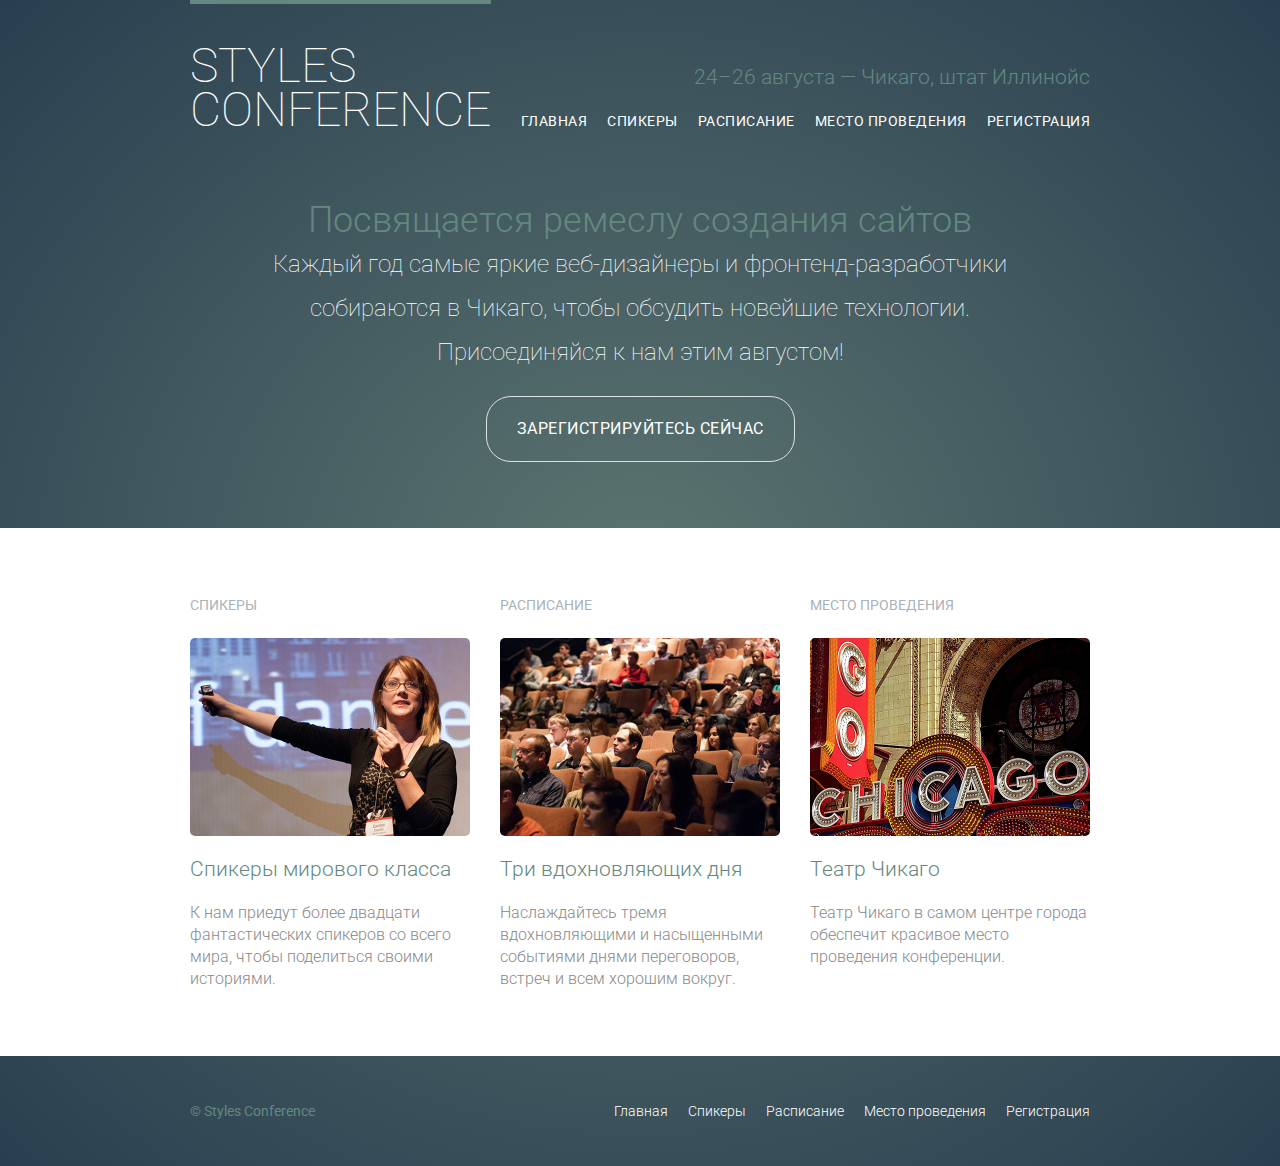
<file: index.html>
﻿<!DOCTYPE html>
<html lang="ru">
<head>
  <meta charset="utf-8">
  <title>Styles Conference</title>
  <link rel="stylesheet" href="assets/stylesheets/main.css">
  <link rel="stylesheet" href="https://fonts.googleapis.com/css?family=Roboto:400,300,100&subset=cyrillic,latin">
</head>
<body>

  <header class="primary-header container group">
    <h1 class="logo">
        <a href="index.html">Styles <br> Conference</a>
    </h1>
	
    <h3 class="tagline">24&ndash;26 августа &mdash; Чикаго, штат Иллинойс</h3>
    
      <nav class="nav primary-nav">
        <ul>
          <li><a href="index.html">Главная</a></li><!--
        --><li><a href="speakers.html">Спикеры</a></li><!--
        --><li><a href="schedule.html">Расписание</a></li><!--
        --><li><a href="venue.html">Место проведения</a></li><!--
        --><li><a href="register.html">Регистрация</a></li>
        </ul>
      </nav>
  </header>
  
  <section class="hero container">
    <h2>Посвящается ремеслу создания сайтов</h2>
    <p>Каждый год самые яркие веб-дизайнеры и фронтенд-разработчики собираются в Чикаго, 
       чтобы обсудить новейшие технологии. Присоединяйся к нам этим августом!</p>
	   
    <a class="btn btn-alt" href="register.html">Зарегистрируйтесь сейчас</a>
  </section>
  
  
  <section class="row">
      <div class="grid">

      <!-- Спикеры -->

      <section class="teaser col-1-3">
        <h5>Спикеры</h5>
        <a href="speakers.html">
          <img src="assets/images/home/speakers.jpg" alt="Профессиональные спикеры">
          <h3>Спикеры мирового класса</h3>
      </a>
        <p>К нам приедут более двадцати фантастических спикеров со всего мира, чтобы поделиться своими историями.</p>
      </section><!--
    
    Расписание
    
    --><section class="teaser col-1-3">
          <h5>Расписание</h5>
        <a href="schedule.html">
          <img src="assets/images/home/schedule.jpg" alt="насыщенные событиями дни переговоров">
          <h3>Три вдохновляющих дня</h3>
      </a>
        <p>Наслаждайтесь тремя вдохновляющими и насыщенными событиями днями переговоров, встреч и всем хорошим вокруг.</p>
      </section><!--
    
        Место проведения
        
        --><section class="teaser col-1-3">
          <h5>Место проведения</h5>        
        <a href="venue.html">
          <img src="assets/images/home/venue.jpg" alt="Театр Чикаго">
          <h3>Театр Чикаго</h3>
      </a>
        <p>Театр Чикаго в самом центре города обеспечит красивое место проведения конференции.</p>
      </section>
    </div>
  </section>
  
  <footer class="primary-footer container group">
    <small>&copy; Styles Conference</small>
    <nav class="nav">
      <ul>
        <li><a href="index.html">Главная</a></li><!--
        --><li><a href="speakers.html">Спикеры</a></li><!--
        --><li><a href="schedule.html">Расписание</a></li><!--
        --><li><a href="venue.html">Место проведения</a></li><!--
        --><li><a href="register.html">Регистрация</a></li>
    </ul>
    </nav>
  </footer>







    
    
</body>
</html>
</file>
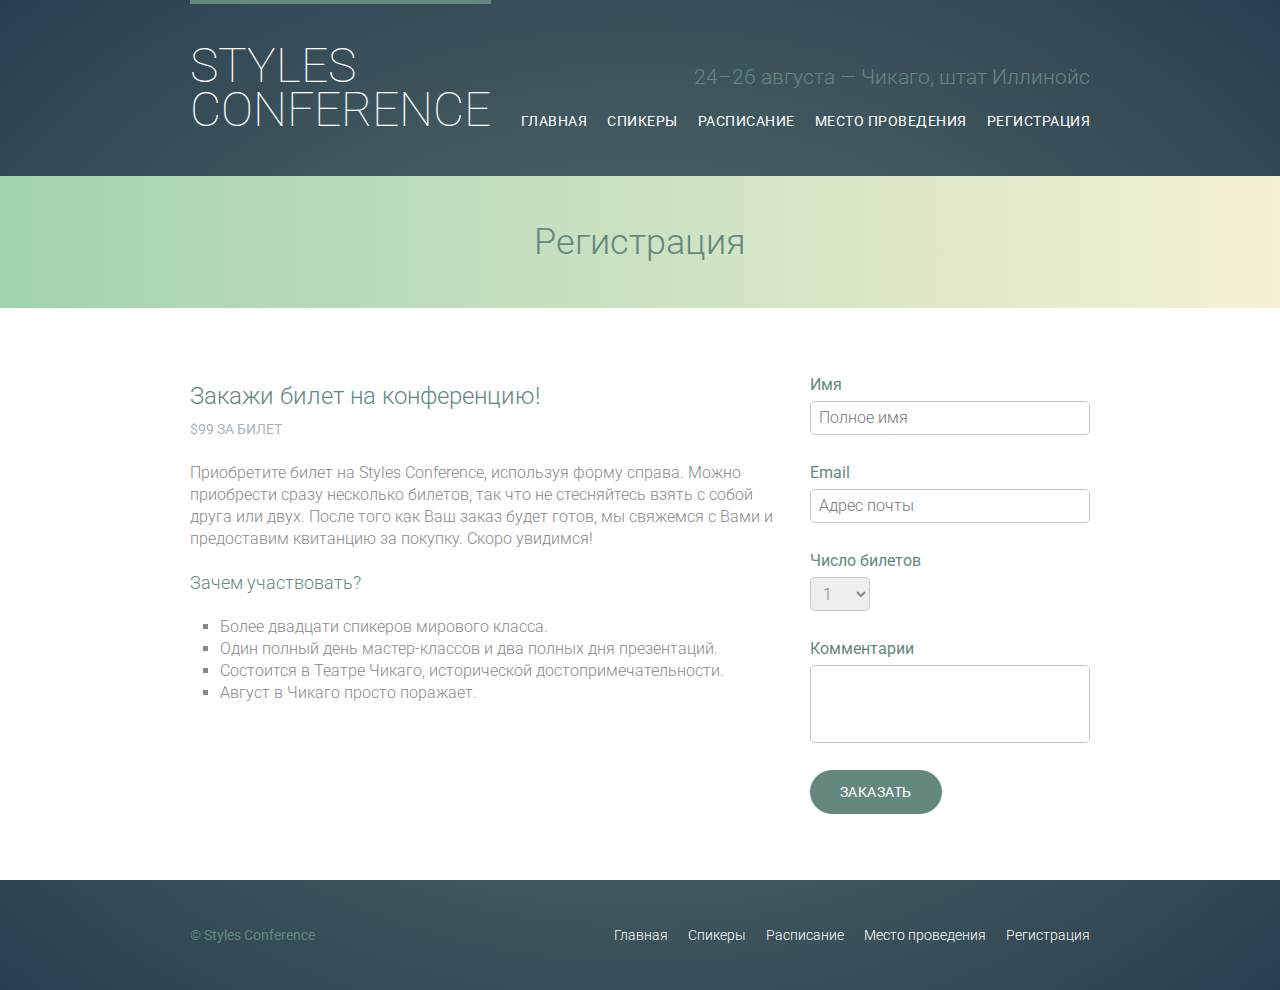
<file: register.html>
﻿<!DOCTYPE html>
<html lang="ru">
<head>
  <meta charset="utf-8">
  <title>Styles Conference</title>
  <link rel="stylesheet" href="assets/stylesheets/main.css">
  <link rel="stylesheet" href="https://fonts.googleapis.com/css?family=Roboto:400,300,100&subset=cyrillic,latin">
</head>
<body>

  <header class="primary-header container group">
    <h1 class="logo">
        <a href="index.html">Styles <br> Conference</a>
    </h1>
    <h3 class="tagline">24&ndash;26 августа &mdash; Чикаго, штат Иллинойс</h3>
    <nav class="nav primary-nav">
      <ul>
        <li><a href="index.html">Главная</a></li><!--
        --><li><a href="speakers.html">Спикеры</a></li><!--
        --><li><a href="schedule.html">Расписание</a></li><!--
        --><li><a href="venue.html">Место проведения</a></li><!--
        --><li><a href="register.html">Регистрация</a></li>
      </ul>
    </nav>
  </header>

  <section class="row-alt">
    <div class="lead container">
      <h1>Регистрация</h1>
    </div>
  </section>

  <section class="row">
    <div class="grid">

      <section class="col-2-3">
        <h2>Закажи билет на конференцию!</h2>
        <h5>$99 за билет</h5>
        <p>Приобретите билет на Styles Conference, используя форму справа. 
          Можно приобрести сразу несколько билетов, так что не стесняйтесь взять
          с собой друга или двух. После того как Ваш заказ будет готов, мы
          свяжемся с Вами и предоставим квитанцию за покупку. Скоро увидимся!</p>

        <h4>Зачем участвовать?</h4>
        <ul class="why-attend">
          <li>Более двадцати спикеров мирового класса.</li>
          <li>Один полный день мастер-классов и два полных дня презентаций.</li>
          <li>Состоится в Театре Чикаго, исторической достопримечательности.</li>
          <li>Август в Чикаго просто поражает.</li>
        </ul>
      </section><!----
      
      --><form class="col-1-3" action="#" method="post">
        <fieldset class="register-group">
          <label>
            Имя
            <input type="text" name="name" placeholder="Полное имя" required>
          </label>

          <label>
            Email
            <input type="email" name="email" placeholder="Адрес почты" required>
          </label>

          <label>
            Число билетов
            <select name="quantity" required>
              <option value="1" selected>1</option>
              <option value="2">2</option>
              <option value="3">3</option>
              <option value="4">4</option>
              <option value="5">5</option>
            </select>
          </label>

          <label>
            Комментарии
            <textarea name="comments" style="resize: none;"></textarea>
          </label>

        </fieldset>
        <input class="btn btn-default" type="submit" name="submit" value="Заказать">

      </form>

    </div>
  </section>
    
  <footer class="primary-footer container group">
    <small>&copy; Styles Conference</small>
    <nav class="nav">
      <ul>
        <li><a href="index.html">Главная</a></li><!--
        --><li><a href="speakers.html">Спикеры</a></li><!--
        --><li><a href="schedule.html">Расписание</a></li><!--
        --><li><a href="venue.html">Место проведения</a></li><!--
        --><li><a href="register.html">Регистрация</a></li>
      </ul>
    </nav>
  </footer>
	 
</body>
</html>
</file>
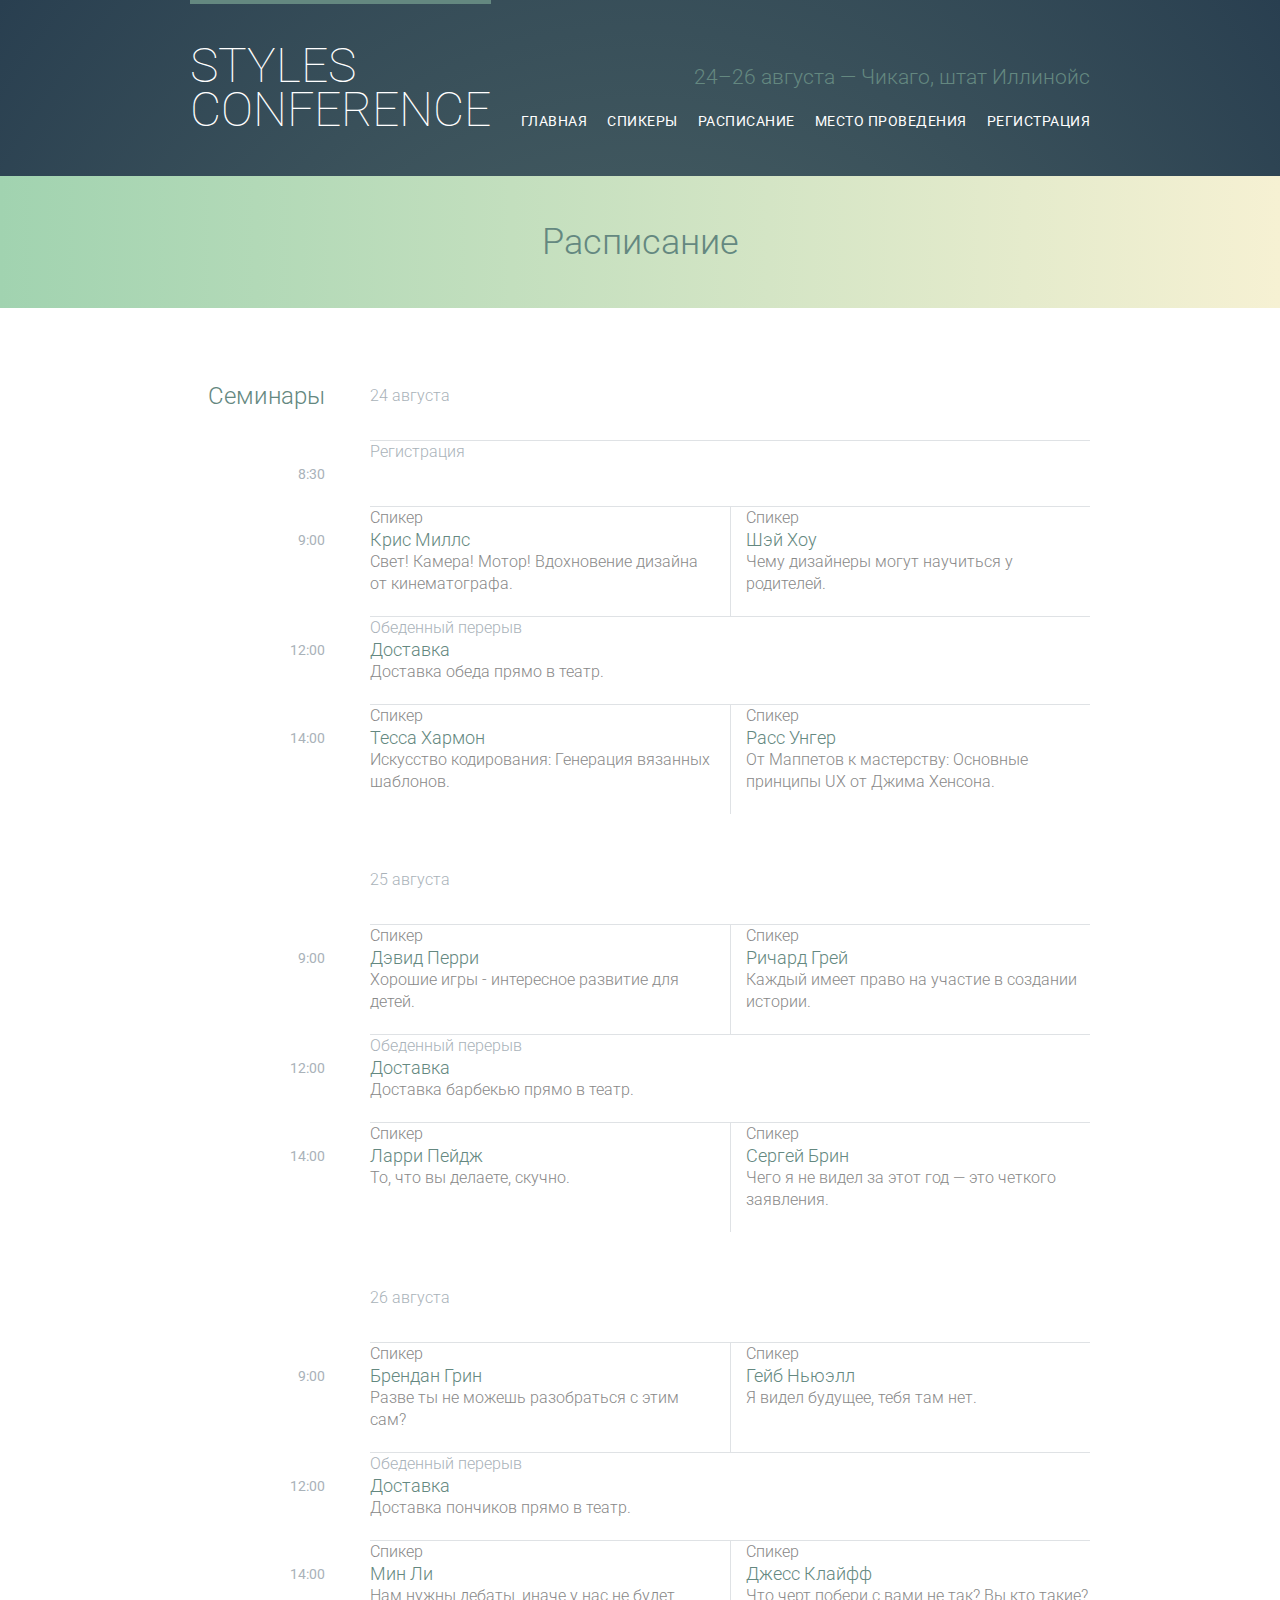
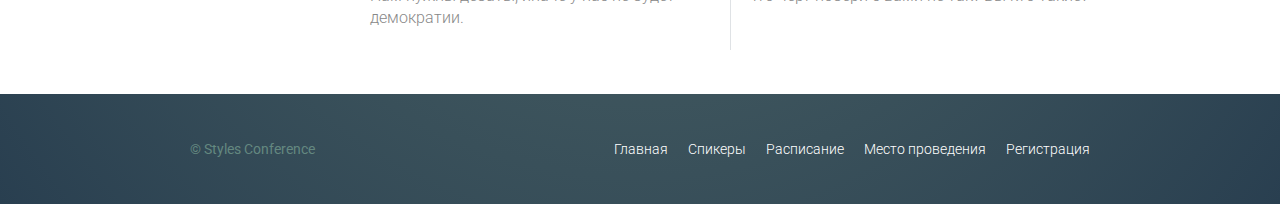
<file: schedule.html>
﻿<!DOCTYPE html>
<html lang="ru">
<head>
  <meta charset="utf-8">
  <title>Styles Conference</title>
  <link rel="stylesheet" href="assets/stylesheets/main.css">
  <link rel="stylesheet" href="https://fonts.googleapis.com/css?family=Roboto:400,300,100&subset=cyrillic,latin">
</head>
<body>

  <header class="primary-header container group">
    <h1 class="logo">
        <a href="index.html">Styles <br> Conference</a>
    </h1>
    <h3 class="tagline">24&ndash;26 августа &mdash; Чикаго, штат Иллинойс</h3>
    <nav class="nav primary-nav">
      <ul>
        <li><a href="index.html">Главная</a></li><!--
        --><li><a href="speakers.html">Спикеры</a></li><!--
        --><li><a href="schedule.html">Расписание</a></li><!--
        --><li><a href="venue.html">Место проведения</a></li><!--
        --><li><a href="register.html">Регистрация</a></li>
      </ul>
    </nav>
  </header>

  <section class="row-alt">
    <div class="lead container">
      <h1>Расписание</h1>
    </div>
  </section>  


  
  <!--ТАБЛИЦА № 1-->


  <section class="row">
    <div class="container">
      <table>
        <thead>
          <tr>
            <th scope="row">
              Семинары
            </th>
            <td class="schedule-offset" colspan="2">
              24 августа
            </td>
          </tr>
        </thead>
        <tbody>
          <tr>
            <th scope="row">
              <time datetime="08:30:00">8:30</time>
            </th>
            <td class="schedule-offset" colspan="2">
              Регистрация
            </td>
          </tr>
          <tr>
            <th scope="row">
              <time datetime="09:00:00">9:00</time>
            </th>
            <!------------------------------------SPEAKER # 1---------------------------->
            <td>Спикер
              <a href="speakers.html#chris-mills">
                <h4>Крис Миллс</h4>
                Свет! Камера! Мотор! Вдохновение дизайна от кинематографа. 
              </a>
            </td>
            <!------------------------------------SPEAKER # 2---------------------------->
            <td class="tdborleft">Спикер
              <a href="speakers.html#shay-howe">
                <h4>Шэй Хоу</h4>
                Чему дизайнеры могут научиться у родителей. 
              </a>
            </td>
          </tr>
          <tr>
            <th scope="row">
              <time datetime="12:00:00">12:00</time>
            </th>
            <td class="schedule-offset" colspan="2">Обеденный перерыв
              <a href="https://www.thedearborntavern.com/menus/">
                <h4>Доставка</h4>
                Доставка обеда прямо в театр. 
              </a>
            </td>
          </tr>
          <tr>
            <th scope="row">
              <time datetime="14:00:00">14:00</time>
            </th>
            <!------------------------------------SPEAKER # 3---------------------------->
            <td>Спикер
              <a href="speakers.html#tessa-harmon">
                <h4>Тесса Хармон</h4>
                Искусство кодирования: Генерация вязанных шаблонов. 
              </a>
            </td>
            <!------------------------------------SPEAKER # 4---------------------------->
            <td class="tdborleft">Спикер
              <a href="speakers.html#russ-unger">
                <h4>Расс Унгер</h4>
                От Маппетов к мастерству: Основные принципы UX от Джима Хенсона. 
              </a>
            </td>
          </tr>
        </tbody>
      </table>



      <!--ТАБЛИЦА № 2-->



      <table>
        <thead>
          <tr>
            <th scope="row">
              
            </th>
            <td class="schedule-offset" colspan="2">
              25 августа
            </td>
          </tr>
        </thead>
        <tbody>
          <tr>
            <th scope="row">
              <time datetime="09:00:00">9:00</time>
            </th>
            <!------------------------------------SPEAKER # 5---------------------------->
            <td>Спикер
              <a href="speakers.html#david-perry">
                <h4>Дэвид Перри</h4>
                Хорошие игры - интересное развитие для детей. 
              </a>
            </td>
            <!------------------------------------SPEAKER # 6---------------------------->
            <td class="tdborleft">Спикер
              <a href="speakers.html#thelevelord">
                <h4>Ричард Грей</h4>
                Каждый имеет право на участие в создании истории. 
              </a>
            </td>
          </tr>
          <tr>
            <th scope="row">
              <time datetime="12:00:00">12:00</time>
            </th>
            <td class="schedule-offset" colspan="2">Обеденный перерыв
              <a href="http://www.smoquebbq.com/">
                <h4>Доставка</h4>
                Доставка барбекью прямо в театр. 
              </a>
            </td>
          </tr>
          <tr>
            <th scope="row">
              <time datetime="14:00:00">14:00</time>
            </th>
            <!------------------------------------SPEAKER # 7---------------------------->
            <td>Спикер
              <a href="speakers.html#iarrypage">
                <h4>Ларри Пейдж</h4>
                То, что вы делаете, скучно. 
              </a>
            </td>
            <!------------------------------------SPEAKER # 8---------------------------->
            <td class="tdborleft">Спикер
              <a href="speakers.html#tt_sergeybrin">
                <h4>Сергей Брин</h4>
                Чего я не видел за этот год — это четкого заявления. 
              </a>
            </td>
          </tr>
        </tbody>
      </table>



      <!--ТАБЛИЦА № 3-->



      <table>
        <thead>
          <tr>
            <th scope="row">
              
            </th>
            <td class="schedule-offset" colspan="2">
              26 августа
            </td>
          </tr>
        </thead>
        <tbody>
          <tr>
            <th scope="row">
              <time datetime="09:00:00">9:00</time>
            </th>
            <!------------------------------------SPEAKER # 9---------------------------->
            <td>Спикер
              <a href="speakers.html#playerunknown">
                <h4>Брендан Грин</h4>
                Разве ты не можешь разобраться с этим сам? 
              </a>
            </td>
            <!------------------------------------SPEAKER # 10---------------------------->
            <td class="tdborleft">Спикер
              <a href="speakers.html#gabelnewell">
                <h4>Гейб Ньюэлл</h4>
                Я видел будущее, тебя там нет. 
              </a>
            </td>
          </tr>
          <tr>
            <th scope="row">
              <time datetime="12:00:00">12:00</time>
            </th>
            <td class="schedule-offset" colspan="2">Обеденный перерыв
              <a href="https://www.doritedonuts.com/">
                <h4>Доставка</h4>
                Доставка пончиков прямо в театр. 
              </a>
            </td>
          </tr>
          <tr>
            <th scope="row">
              <time datetime="14:00:00">14:00</time>
            </th>
            <!------------------------------------SPEAKER # 11---------------------------->
            <td>Спикер
              <a href="speakers.html#goosemancs">
                <h4>Мин Ли</h4>
                Нам нужны дебаты, иначе у нас не будет демократии. 
              </a>
            </td>
            <!------------------------------------SPEAKER # 12---------------------------->
            <td class="tdborleft">Спикер
              <a href="speakers.html#ponyluvermisty">
                <h4>Джесс Клайфф</h4>
                Что черт побери с вами не так? Вы кто такие?
              </a>
            </td>
          </tr>
        </tbody>
      </table>


    </div>
  </section>
  
  <footer class="primary-footer container group">
    <small>&copy; Styles Conference</small>
    <nav class="nav">
      <ul>
        <li><a href="index.html">Главная</a></li><!--
        --><li><a href="speakers.html">Спикеры</a></li><!--
        --><li><a href="schedule.html">Расписание</a></li><!--
        --><li><a href="venue.html">Место проведения</a></li><!--
        --><li><a href="register.html">Регистрация</a></li>
      </ul>
    </nav>
  </footer>
	 
</body>
</html>
</file>
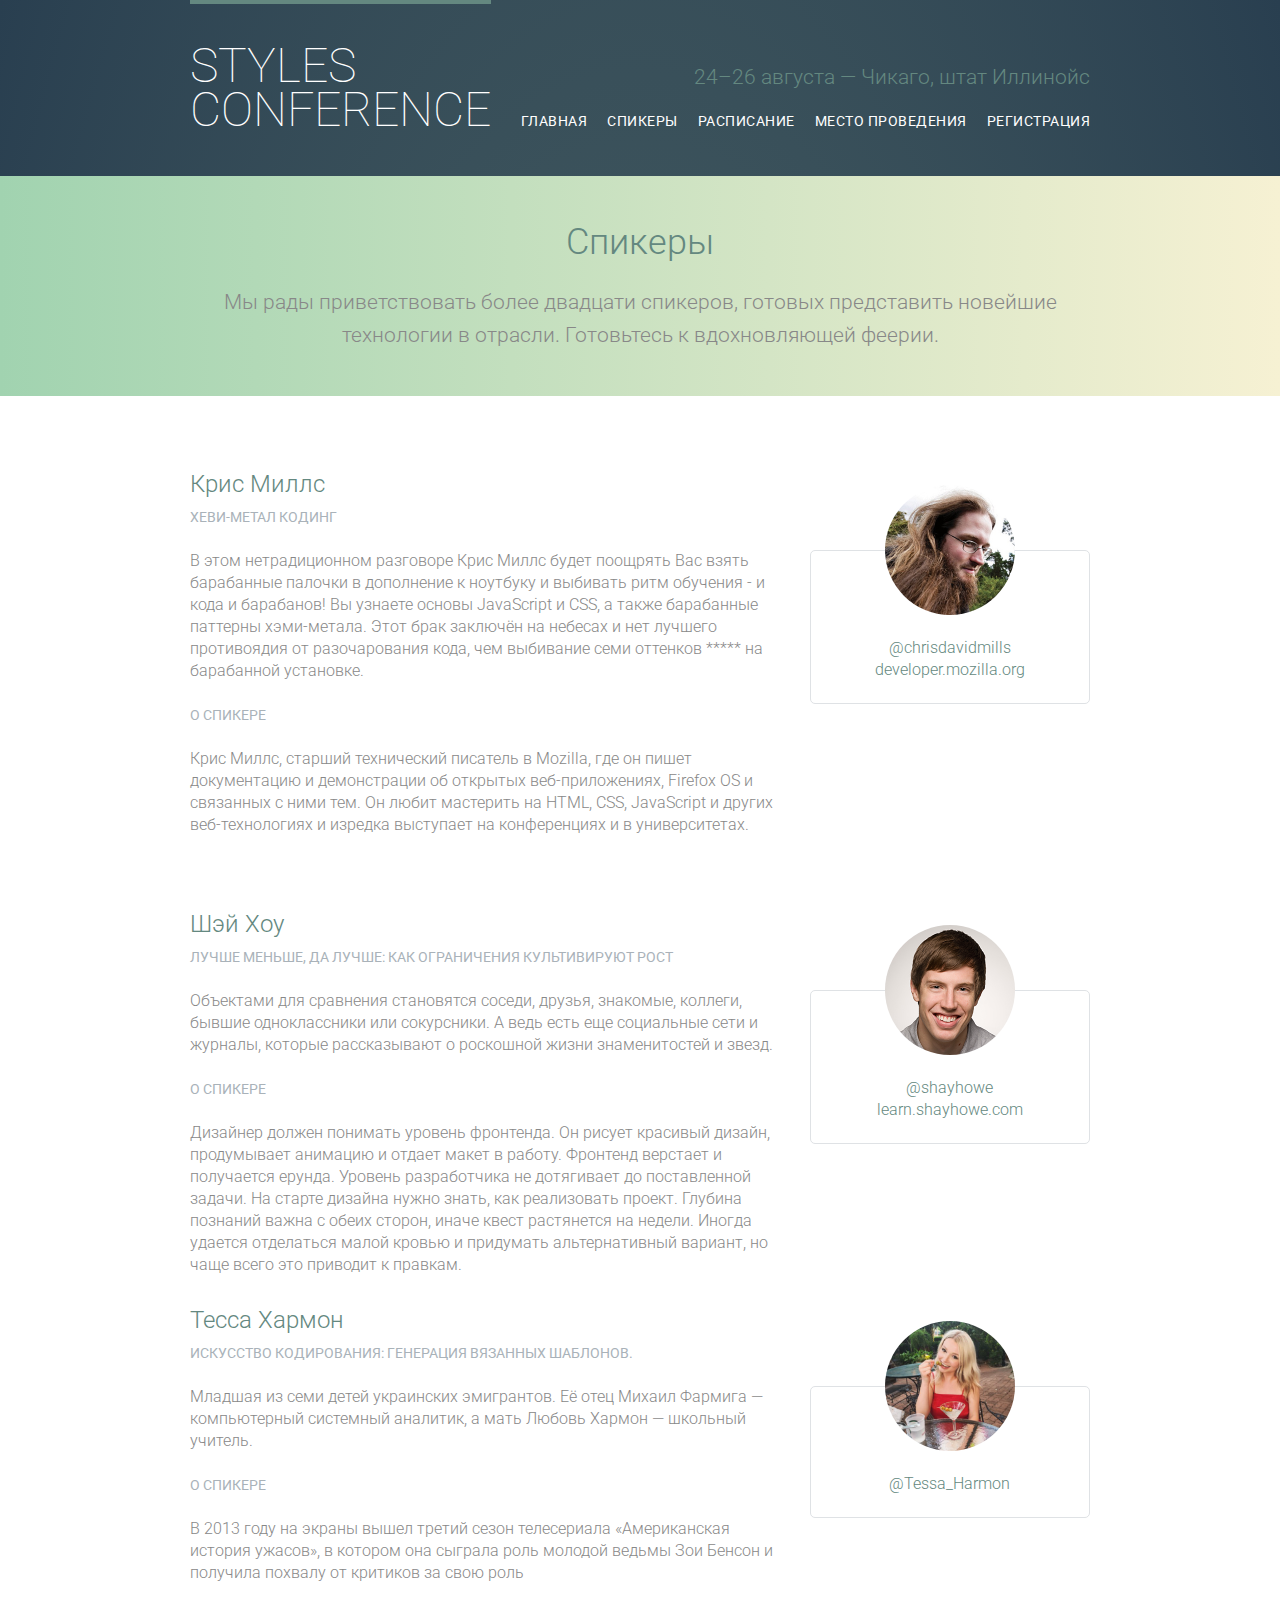
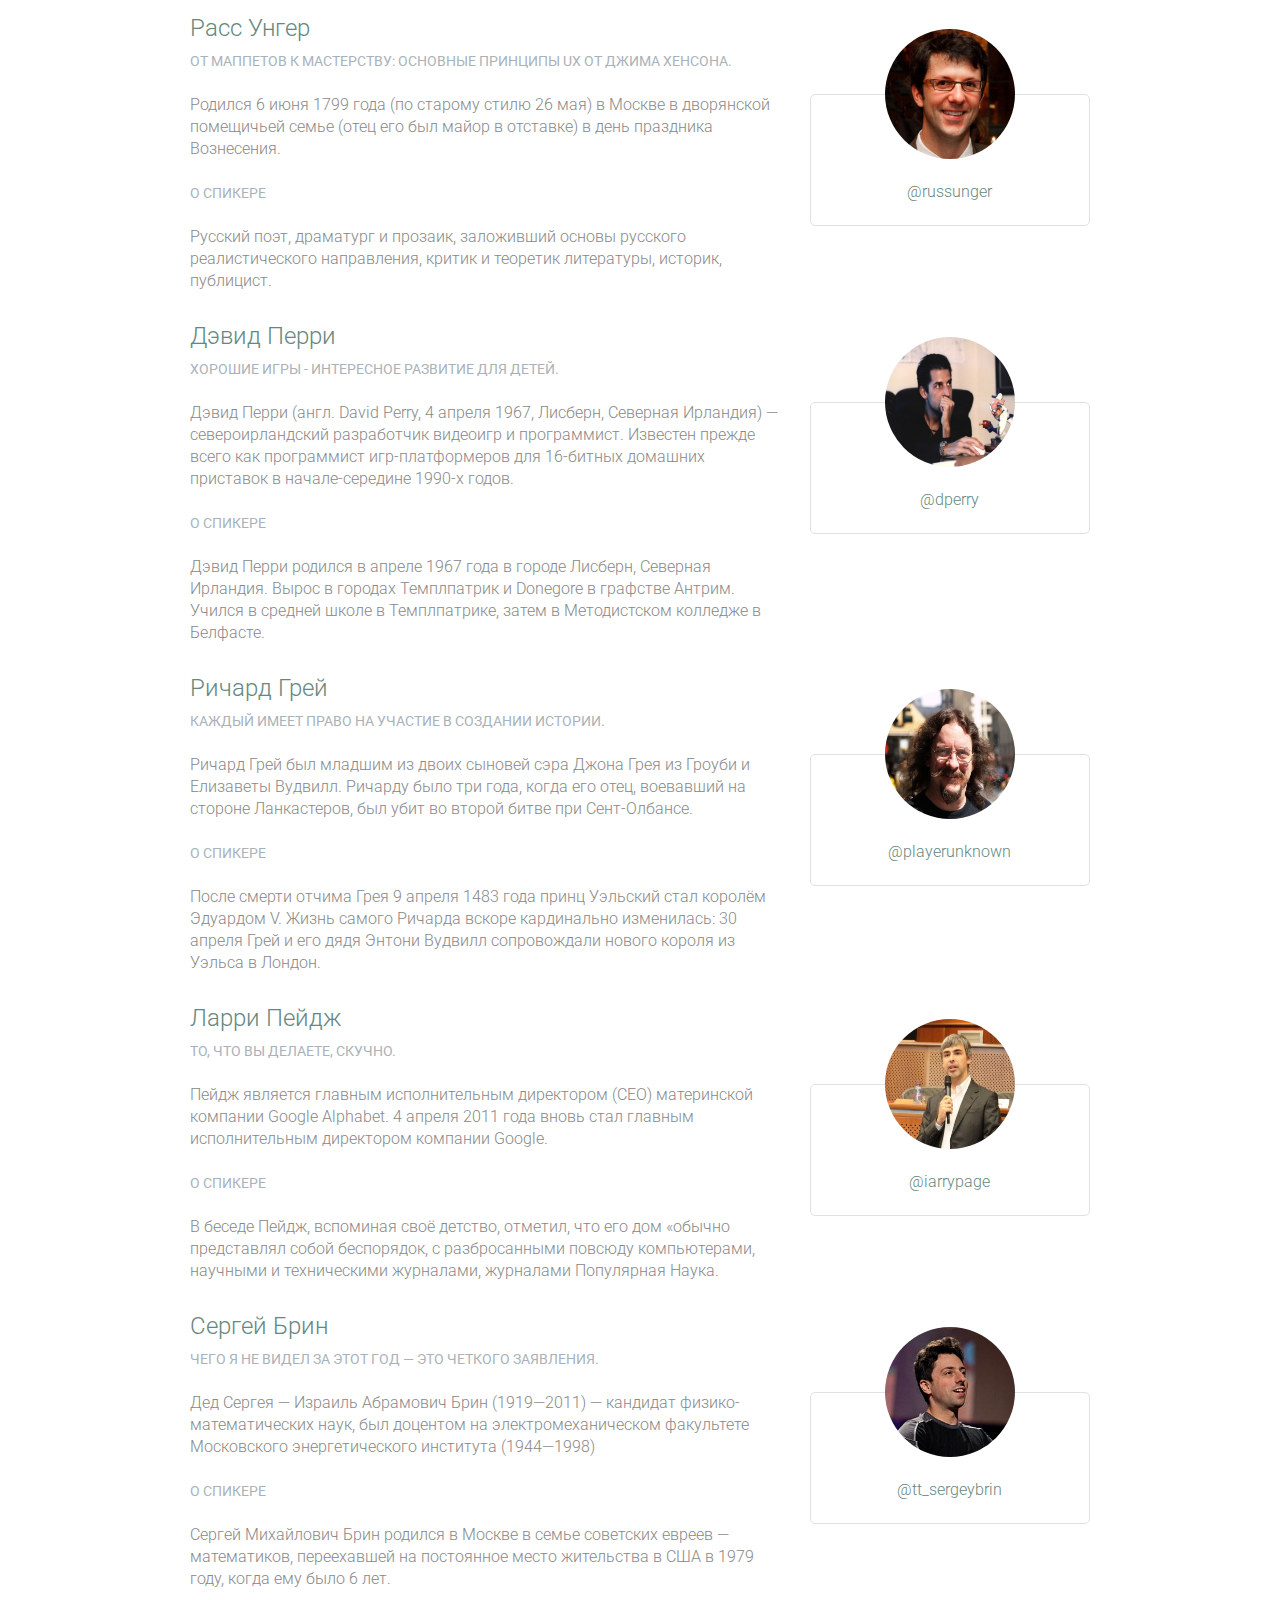
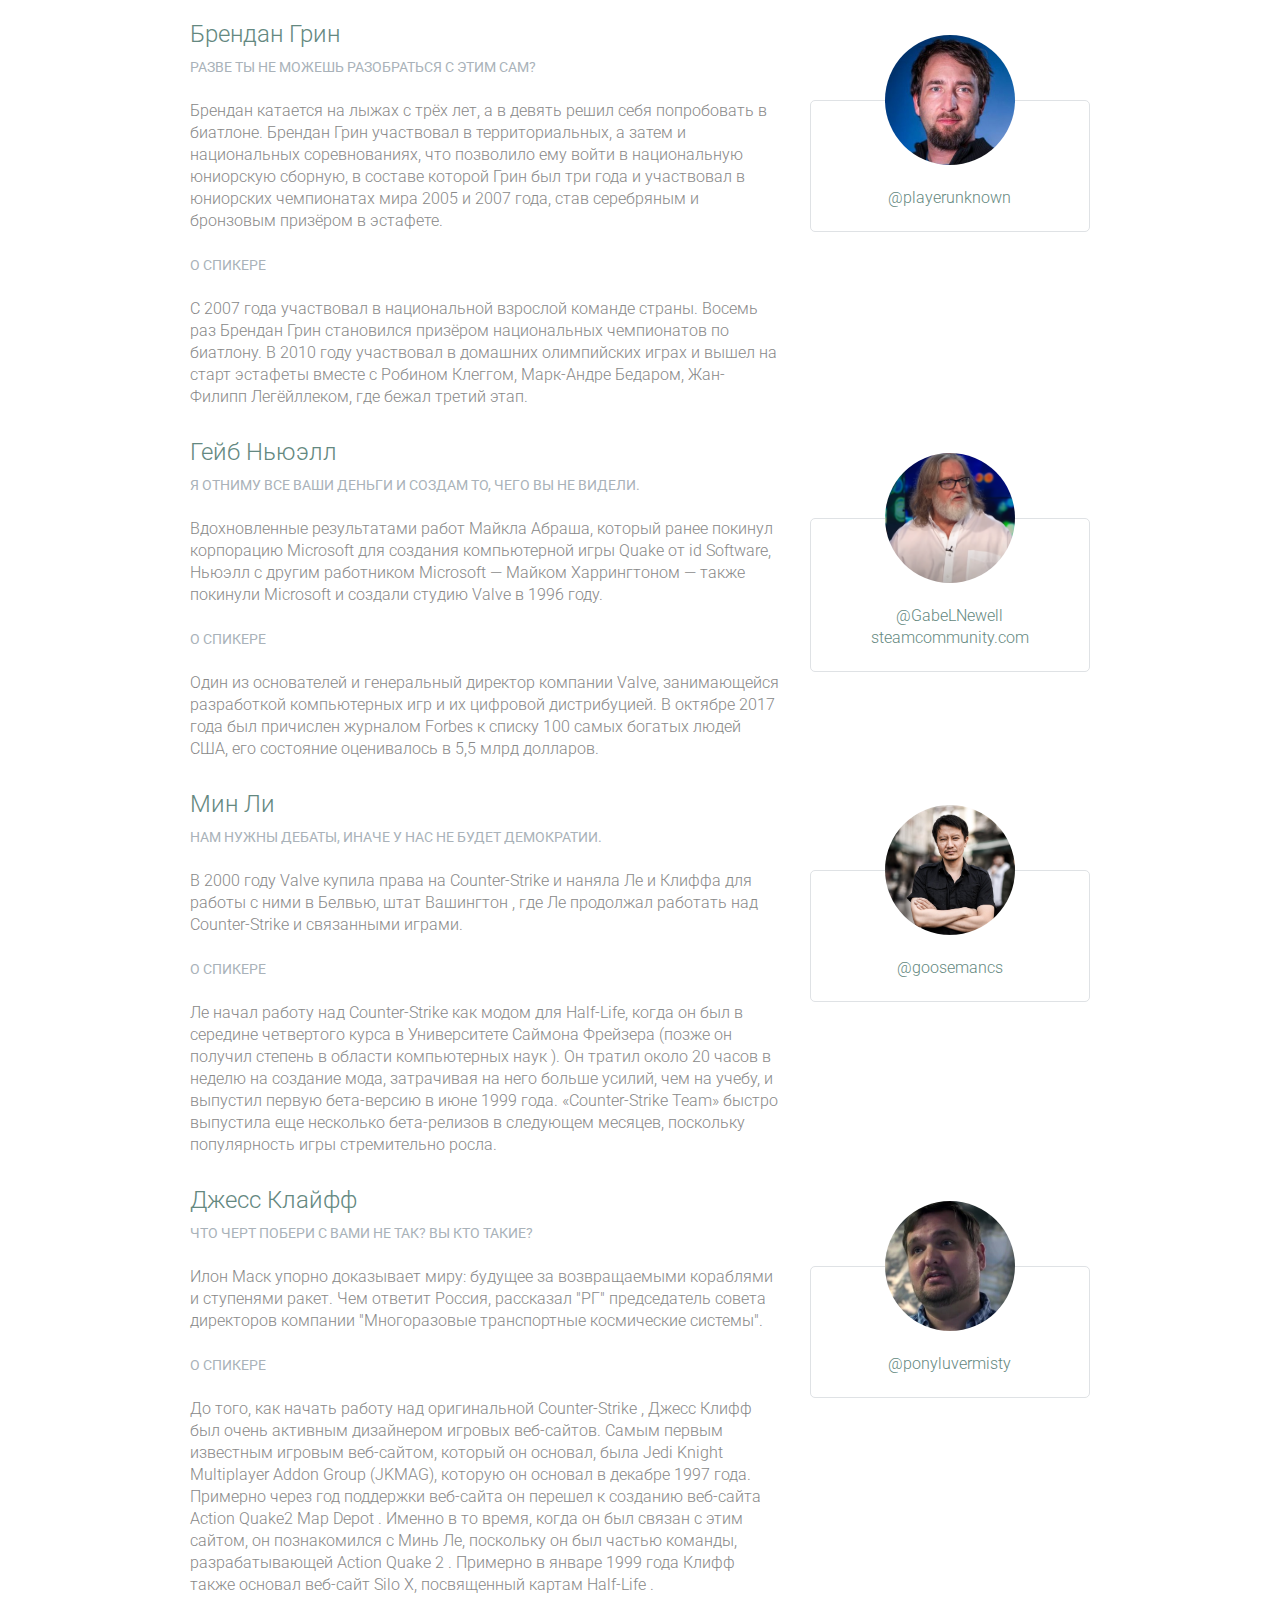
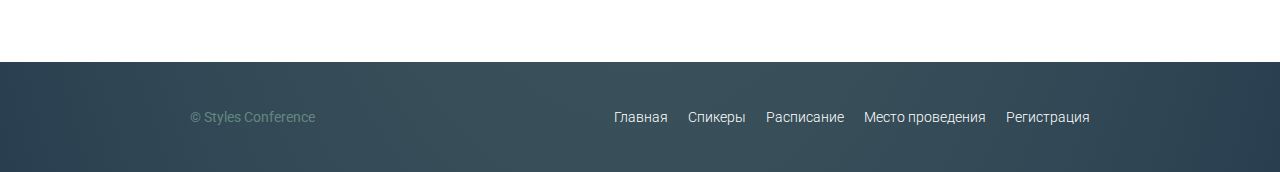
<file: speakers.html>
﻿<!DOCTYPE html>
<html lang="ru">
<head>
  <meta charset="utf-8">
  <title>Styles Conference</title>
  <link rel="stylesheet" href="assets/stylesheets/main.css">
  <link rel="stylesheet" href="https://fonts.googleapis.com/css?family=Roboto:400,300,100&subset=cyrillic,latin">
</head>
<body>



  <!----------------------------------------HEADER--------------------------------->

  <header class="primary-header container group">
    <h1 class="logo">
        <a href="index.html">Styles <br> Conference</a>
    </h1>
    <h3 class="tagline">24&ndash;26 августа &mdash; Чикаго, штат Иллинойс</h3>
    <nav class="nav primary-nav">
      <ul>
        <li><a href="index.html">Главная</a></li><!--
        --><li><a href="speakers.html">Спикеры</a></li><!--
        --><li><a href="schedule.html">Расписание</a></li><!--
        --><li><a href="venue.html">Место проведения</a></li><!--
        --><li><a href="register.html">Регистрация</a></li>
      </ul>
    </nav>
  </header>


  <!--------------------------------------HEADER END------------------------------->





  <!-------------------------------------SECTION SPEAKERS WELCOME------------------->
  <section class="row-alt">
    <div class="lead container">
      <h1>Спикеры</h1>
      <p>Мы рады приветствовать более двадцати спикеров, готовых представить 
        новейшие технологии в отрасли. Готовьтесь к вдохновляющей феерии.</p>
    </div>
  </section>




  <!-----------------------------------------SPEAKER # 1-------------------------->

  <section class="row">
    <div class="grid">

      <section class="speaker" id="chris-mills">

        <div class="col-2-3">

          <h2>Крис Миллс</h2>
          <h5>хеви-метал кодинг</h5>

          <p>В этом нетрадиционном разговоре Крис Миллс будет поощрять Вас взять барабанные
            палочки в дополнение к ноутбуку и выбивать ритм обучения - и кода и барабанов! 
            Вы узнаете основы JavaScript и CSS, а также барабанные паттерны хэми-метала. 
            Этот брак заключён на небесах и нет лучшего противоядия от разочарования кода,
            чем выбивание семи оттенков ***** на барабанной установке. 
          </p>

          <h5>О спикере</h5>

          <p>Крис Миллс, старший технический писатель в Mozilla, где он пишет
            документацию и демонстрации об открытых веб-приложениях, Firefox OS и 
            связанных с ними тем. Он любит мастерить на HTML, CSS, JavaScript и других
            веб-технологиях и изредка выступает на конференциях и в университетах.  
          </p>

        </div><!--
        --><aside class="col-1-3">

          <div class="speaker-info">


            <img src="assets/images/speakers/chris-mills.jpg" alt="Крис Миллс">


            <ul>
              <li><a href="https://twitter.com/chrisdavidmills" target="_blank">@chrisdavidmills</a></li>
              <li><a href="https://developer.mozilla.org/ru/" target="_blank">developer.mozilla.org</a></li>
            </ul>

          </div>

        </aside>

      </section>




      <!-------------------------------------SPEAKER # 2--------------------------->
      <section id="shay-howe">

        <div class="col-2-3">

          <h2>Шэй Хоу</h2>
          <h5>Лучше меньше, да лучше: как ограничения культивируют рост</h5>

          <p>Объектами для сравнения становятся соседи, друзья, знакомые, коллеги, 
            бывшие одноклассники или сокурсники. А ведь есть еще социальные сети и 
            журналы, 
            которые рассказывают о роскошной жизни знаменитостей и звезд.</p>

          <h5>О спикере</h5>

          <p>Дизайнер должен понимать уровень фронтенда. Он рисует красивый дизайн, продумывает анимацию и отдает макет в работу. Фронтенд верстает и получается ерунда. Уровень разработчика не дотягивает до поставленной задачи.

            На старте дизайна нужно знать, как реализовать проект.
             Глубина познаний важна с обеих сторон, иначе квест растянется на недели.
              Иногда удается отделаться малой кровью и придумать альтернативный вариант, 
            но чаще всего это приводит к правкам.</p>

        </div><!--


        --><aside class="col-1-3">
          <div class="speaker-info">

            <img src="assets/images/speakers/shay-howe.jpg" alt="Шэй Хоу">

            <ul>
              <li><a href="https://twitter.com/shayhowe" target="_blank">@shayhowe</a></li>
              <li><a href="http://learn.shayhowe.com/" target="_blank">learn.shayhowe.com</a></li>
            </ul>

          </div>
        </aside>
      </section>



      <!------------------------------------SPEAKER # 3---------------------------->




      <section id="tessa-harmon">

        <div class="col-2-3">

          <h2>Тесса Хармон</h2>
          <h5>Искусство кодирования: Генерация вязанных шаблонов.</h5>

          <p>Младшая из семи детей украинских эмигрантов. Её отец 
            Михаил Фармига — компьютерный системный аналитик, а мать Любовь Хармон — школьный учитель.</p>

          <h5>О спикере</h5>

          <p>В 2013 году на экраны вышел третий сезон телесериала «Американская история ужасов»,
             в котором она
             сыграла роль молодой ведьмы Зои Бенсон и получила похвалу от критиков за свою роль</p>

        </div><!--


        --><aside class="col-1-3">
          <div class="speaker-info">

            <img src="assets/images/speakers/tessa-harmon.jpg" alt="Тесса Хармон">

            <ul>
              <li><a href="https://twitter.com/tessa_harmon" target="_blank">@Tessa_Harmon</a></li>
            </ul>

          </div>
        </aside>
      </section>



      <!------------------------------SPEAKER # 4------------------------------>

      <section id="russ-unger">

        <div class="col-2-3">

          <h2>Расс Унгер</h2>
          <h5>От Маппетов к мастерству: Основные принципы UX от Джима Хенсона.</h5>

          <p>Родился 6 июня 1799 года (по старому стилю 26 мая) в Москве в 
            дворянской помещичьей семье (отец его был майор в отставке) в день праздника Вознесения.</p>

          <h5>О спикере</h5>

          <p> Русский поэт, драматург и прозаик, заложивший основы 
            русского реалистического направления, критик и теоретик литературы, историк, публицист.</p>

        </div><!--


        --><aside class="col-1-3">
          <div class="speaker-info">

            <img src="assets/images/speakers/russell-unger.png" alt="Расс Унгер">

            <ul>
              <li><a href="https://twitter.com/russunger" target="_blank">@russunger</a></li>
            </ul>

          </div>
        </aside>
      </section>




      <!----------------------------------SPEAKER # 5------------------------------->





      <section id="david-perry">

        <div class="col-2-3">

          <h2>Дэвид Перри</h2>
          <h5>Хорошие игры - интересное развитие для детей.</h5>

          <p>Дэвид Перри (англ. David Perry, 4 апреля 1967, Лисберн, Северная Ирландия) — 
            североирландский разработчик видеоигр и программист. Известен прежде всего как 
            программист 
            игр-платформеров для 16-битных домашних приставок в начале-середине 1990-х годов.</p>

          <h5>О спикере</h5>

          <p>Дэвид Перри родился в апреле 1967 года в городе Лисберн, Северная Ирландия.
             Вырос в городах Темплпатрик и Donegore в графстве Антрим.
             Учился в средней школе в Темплпатрике, затем в Методистском колледже в Белфасте.</p>

        </div><!--


        --><aside class="col-1-3">
          <div class="speaker-info">

            <img src="assets/images/speakers/David_Perry.jpg" alt="Дэвид Перри">

            <ul>
              <li><a href="https://twitter.com/dperry" target="_blank">@dperry</a></li>
            </ul>

          </div>
        </aside>
      </section>




      <!----------------------------------SPEAKER # 6------------------------------->





      <section id="thelevelord">

        <div class="col-2-3">

          <h2>Ричард Грей</h2>
          <h5>Каждый имеет право на участие в создании истории. </h5>

          <p>Ричард Грей был младшим из двоих сыновей сэра Джона Грея из Гроуби и Елизаветы Вудвилл.
             Ричарду было три года, когда его отец,
             воевавший на стороне Ланкастеров, был убит во второй битве при Сент-Олбансе.</p>

          <h5>О спикере</h5>

          <p>После смерти отчима Грея 9 апреля 1483 года принц Уэльский стал королём Эдуардом V.
             Жизнь самого Ричарда вскоре кардинально изменилась:
             30 апреля Грей и его дядя Энтони Вудвилл сопровождали нового короля из Уэльса в Лондон.</p>

        </div><!--


        --><aside class="col-1-3">
          <div class="speaker-info">

            <img src="assets/images/speakers/Levelord.jpg" alt="Ричард Грей">

            <ul>
              <li><a href="https://twitter.com/thelevelord" target="_blank">@playerunknown</a></li>
            </ul>

          </div>
        </aside>
      </section>





      <!----------------------------------SPEAKER # 7------------------------------->




      <section id="iarrypage">

        <div class="col-2-3">

          <h2>Ларри Пейдж</h2>
          <h5>То, что вы делаете, скучно. </h5>

          <p>Пейдж является главным исполнительным директором (CEO) материнской компании Google
             Alphabet.
             4 апреля 2011 года вновь стал главным исполнительным директором компании Google.</p>

          <h5>О спикере</h5>

          <p>В беседе Пейдж, вспоминая своё детство, отметил, что его дом «обычно представлял 
            собой беспорядок, с разбросанными повсюду 
            компьютерами, научными и техническими журналами, журналами Популярная Наука.</p>

        </div><!--


        --><aside class="col-1-3">
          <div class="speaker-info">

            <img src="assets/images/speakers/iarrypage.jpg" alt="Ларри Пейдж">

            <ul>
              <li><a href="https://twitter.com/iarrypage" target="_blank">@iarrypage</a></li>
            </ul>

          </div>
        </aside>
      </section>





      <!----------------------------------SPEAKER # 8------------------------------->





      <section id="tt_sergeybrin">

        <div class="col-2-3">

          <h2>Сергей Брин</h2>
          <h5>Чего я не видел за этот год — это четкого заявления. </h5>

          <p>Дед Сергея — Израиль Абрамович Брин (1919—2011) — кандидат физико-математических наук,
             был доцентом 
            на электромеханическом факультете Московского энергетического института (1944—1998)</p>

          <h5>О спикере</h5>

          <p>Сергей Михайлович Брин родился в Москве в семье советских евреев — математиков,
             переехавшей на постоянное место жительства в США в 1979 году, когда ему было 6 лет.</p>

        </div><!--


        --><aside class="col-1-3">
          <div class="speaker-info">

            <img src="assets/images/speakers/sergej_brin.jpg" alt="Сергей Брин">

            <ul>
              <li><a href="https://twitter.com/tt_sergeybrin" target="_blank">@tt_sergeybrin</a></li>
            </ul>

          </div>
        </aside>
      </section>






      <!----------------------------------SPEAKER # 9------------------------------->



      <section id="playerunknown">

        <div class="col-2-3">

          <h2>Брендан Грин</h2>
          <h5>Разве ты не можешь разобраться с этим сам?</h5>

          <p>Брендан катается на лыжах с трёх лет, а в девять решил себя попробовать в биатлоне.
             Брендан Грин участвовал в территориальных, а затем и национальных соревнованиях, что 
             позволило ему войти в национальную юниорскую сборную, в составе которой Грин был три
              года и участвовал в юниорских 
            чемпионатах мира 2005 и 2007 года, став серебряным и бронзовым призёром в эстафете.</p>

          <h5>О спикере</h5>

          <p>С 2007 года участвовал в национальной взрослой команде страны. Восемь раз Брендан 
            Грин становился призёром национальных чемпионатов по биатлону. В 2010 году участвовал 
            в домашних олимпийских играх и вышел на старт эстафеты вместе
             с Робином Клеггом, Марк-Андре Бедаром, Жан-Филипп Легёйллеком, где бежал третий этап.</p>

        </div><!--


        --><aside class="col-1-3">
          <div class="speaker-info">

            <img src="assets/images/speakers/playerunknown.jpg" alt="Брендан Грин">

            <ul>
              <li><a href="https://twitter.com/playerunknown" target="_blank">@playerunknown</a></li>
            </ul>

          </div>
        </aside>
      </section>








      <!----------------------------------SPEAKER # 10------------------------------->



      <section id="gabelnewell">

        <div class="col-2-3">

          <h2>Гейб Ньюэлл</h2>
          <h5>Я отниму все Ваши деньги и создам то, чего Вы не видели.</h5>

          <p>Вдохновленные результатами работ Майкла Абраша, который ранее покинул корпорацию
             Microsoft для создания компьютерной игры Quake от id Software, Ньюэлл с другим
              работником Microsoft
             — Майком Харрингтоном — также покинули Microsoft и создали студию Valve в 1996 году.</p>

          <h5>О спикере</h5>

          <p>Один из основателей и генеральный директор компании Valve, занимающейся разработкой 
            компьютерных игр и их цифровой дистрибуцией. В октябре 2017 года был причислен журналом
             Forbes 
            к списку 100 самых богатых людей США, его состояние оценивалось в 5,5 млрд долларов.</p>

        </div><!--


        --><aside class="col-1-3">
          <div class="speaker-info">

            <img src="assets/images/speakers/Gabe-Newell.png" alt="Гейб Ньюэлл">

            <ul>
              <li><a href="https://twitter.com/gabelnewell" target="_blank">@GabeLNewell</a></li>
              <li><a href="https://steamcommunity.com/" target="_blank">steamcommunity.com</a></li>
            </ul>

          </div>
        </aside>
      </section>







      <!----------------------------------SPEAKER # 11------------------------------->





      <section id="goosemancs">

        <div class="col-2-3">

          <h2>Мин Ли</h2>
          <h5>Нам нужны дебаты, иначе у нас не будет демократии.</h5>

          <p>В 2000 году Valve купила права на Counter-Strike и наняла Ле и Клиффа для работы с 
            ними в 
            Белвью, штат Вашингтон , где Ле продолжал работать над Counter-Strike и связанными играми.</p>

          <h5>О спикере</h5>

          <p>Ле начал работу над Counter-Strike как модом для Half-Life, когда он был в
             середине четвертого курса в Университете Саймона Фрейзера (позже он получил
              степень в области компьютерных наук ). Он тратил около 20 часов в неделю на 
              создание мода, затрачивая на него больше усилий, чем на учебу, и выпустил
               первую бета-версию в июне 1999 года. «Counter-Strike Team» быстро выпустила 
               еще несколько
             бета-релизов в следующем месяцев, поскольку популярность игры стремительно росла.</p>

        </div><!--


        --><aside class="col-1-3">
          <div class="speaker-info">

            <img src="assets/images/speakers/goosemancs.jpg" alt="Мин Ли">

            <ul>
              <li><a href="https://twitter.com/goosemancs" target="_blank">@goosemancs</a></li>
            </ul>

          </div>
        </aside>
      </section>





      <!----------------------------------SPEAKER # 12------------------------------->




      <section id="ponyluvermisty">

        <div class="col-2-3">

          <h2>Джесс Клайфф</h2>
          <h5>Что черт побери с вами не так? Вы кто такие?</h5>

          <p>Илон Маск упорно доказывает миру: будущее за возвращаемыми кораблями и ступенями
             ракет. Чем ответит Россия, рассказал "РГ" председатель совета
             директоров компании "Многоразовые транспортные космические системы".</p>

          <h5>О спикере</h5>

          <p>До того, как начать работу над оригинальной Counter-Strike , Джесс Клифф был 
            очень активным дизайнером игровых веб-сайтов. Самым первым известным игровым
             веб-сайтом, который он основал, была Jedi Knight Multiplayer Addon Group (JKMAG),
             которую он основал в декабре 1997 года. Примерно через год поддержки веб-сайта он
              перешел к созданию веб-сайта Action Quake2 Map Depot . Именно в то время, когда
               он был связан с этим сайтом, он познакомился с Минь Ле, поскольку он был частью
                команды, разрабатывающей Action Quake 2 . Примерно в
            январе 1999 года Клифф также основал веб-сайт Silo X, посвященный картам Half-Life .</p>

        </div><!--


        --><aside class="col-1-3">
          <div class="speaker-info">

            <img src="assets/images/speakers/ponyluvermisty.jpg" alt="Джесс Клайфф">

            <ul>
              <li><a href="https://twitter.com/ponyluvermisty" target="_blank">@ponyluvermisty</a></li>
            </ul>

          </div>
        </aside>
      </section>




      <!-------------------КОНЕЦ СПИСКА СПИКЕРОВ, ОБЩЕЕ 12 СПИКЕРОВ------------------>



    </div>
  </section>
  




<!---------------------------------------FOOTER-------------------------------------->





  <footer class="primary-footer container group">
    <small>&copy; Styles Conference </small>
    <nav class="nav">
      <ul>
        <li><a href="index.html">Главная</a></li><!--
        --><li><a href="speakers.html">Спикеры</a></li><!--
        --><li><a href="schedule.html">Расписание</a></li><!--
        --><li><a href="venue.html">Место проведения</a></li><!--
        --><li><a href="register.html">Регистрация</a></li>
      </ul>
    </nav>
  </footer>



  <!-------------------------------------FOOTER END---------------------------------->
	 <!----------------------------------------END------------------------------------->
</body>
</html>
</file>
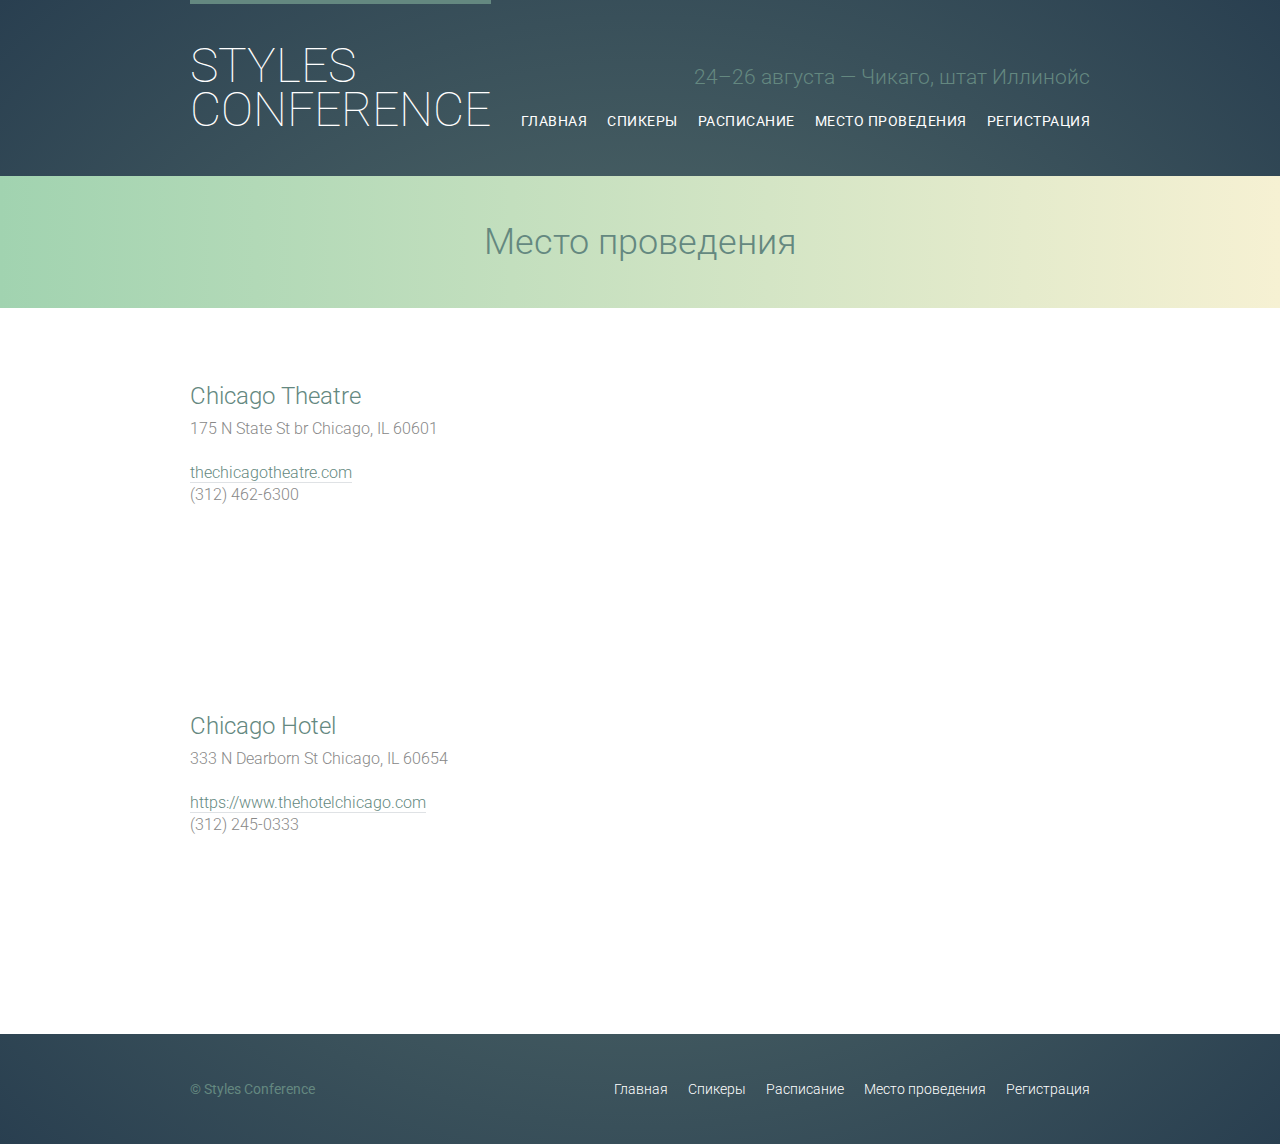
<file: venue.html>
﻿<!DOCTYPE html>
<html lang="ru">
<head>
  <meta charset="utf-8">
  <title>Styles Conference</title>
  <link rel="stylesheet" href="assets/stylesheets/main.css">
  <link rel="stylesheet" href="https://fonts.googleapis.com/css?family=Roboto:400,300,100&subset=cyrillic,latin">
</head>
<body>

  <header class="primary-header container group">
    <h1 class="logo">
        <a href="index.html">Styles <br> Conference</a>
    </h1>
    <h3 class="tagline">24&ndash;26 августа &mdash; Чикаго, штат Иллинойс</h3>
    <nav class="nav primary-nav">
      <ul>
        <li><a href="index.html">Главная</a></li><!--
        --><li><a href="speakers.html">Спикеры</a></li><!--
        --><li><a href="schedule.html">Расписание</a></li><!--
        --><li><a href="venue.html">Место проведения</a></li><!--
        --><li><a href="register.html">Регистрация</a></li>
      </ul>
    </nav>
  </header>

  <section class="row-alt">
    <div class="lead container">
      <h1>Место проведения</h1>
    </div>
  </section>

  <section class="row">
    <div class="grid">

      <section class="venue-theatre">

        <div class="col-1-3">

          <h2>Chicago Theatre</h2>
          <p>175 N State St br Chicago, IL 60601</p>
          <p><a href="http://www.thechicagotheatre.com/" target="_blank">thechicagotheatre.com</a> <br> (312) 462-6300</p>

        </div><!--
          
        --><iframe class="venue-map col-2-3" src="https://www.google.com/maps/embed?pb=!1m18!1m12!1m3!1d2970.3469324327766!2d-87.6296936846393!3d41.885395372936856!2m3!1f0!2f0!3f0!3m2!1i1024!2i768!4f13.1!3m3!1m2!1s0x880e2caff598f035%3A0xed6d5c288e9b5ad2!2zMTc1IE4gU3RhdGUgU3QsIENoaWNhZ28sIElMIDYwNjAxLCDQodCo0JA!5e0!3m2!1sru!2s!4v1599823374631!5m2!1sru!2s" width="600" height="450" frameborder="0" style="border:0;" allowfullscreen="" aria-hidden="false" tabindex="0"></iframe>
      </section>

      <section class="venue-hotel">
        <div class="col-1-3">

          <h2>Chicago Hotel</h2>
          <p>333 N Dearborn St
            Chicago, IL 60654
          </p>
          <p><a href="https://www.thehotelchicago.com" target="_blank">https://www.thehotelchicago.com</a> <br> (312) 245-0333</a></p>

        </div><!--

        --><iframe class="venue-map col-2-3" src="https://www.google.com/maps/embed?pb=!1m18!1m12!1m3!1d2970.199447177873!2d-87.63084708463929!3d41.88856757273821!2m3!1f0!2f0!3f0!3m2!1i1024!2i768!4f13.1!3m3!1m2!1s0x880e2cb1d74f7dff%3A0x5394a66b779f0b10!2zMzMzIE4gRGVhcmJvcm4gU3QsIENoaWNhZ28sIElMIDYwNjU0LCDQodCo0JA!5e0!3m2!1sru!2s!4v1599823702020!5m2!1sru!2s" width="600" height="450" frameborder="0" style="border:0;" allowfullscreen="" aria-hidden="false" tabindex="0"></iframe>
      </section>

    </div>
  </section>
  
  <footer class="primary-footer container group">
    <small>&copy; Styles Conference</small>
    <nav class="nav">
      <ul>
        <li><a href="index.html">Главная</a></li><!--
        --><li><a href="speakers.html">Спикеры</a></li><!--
        --><li><a href="schedule.html">Расписание</a></li><!--
        --><li><a href="venue.html">Место проведения</a></li><!--
        --><li><a href="register.html">Регистрация</a></li>
      </ul>
    </nav>
  </footer>
	 
</body>
</html>
</file>
<file: assets/stylesheets/main.css>
/* http://meyerweb.com/eric/tools/css/reset/ 2. v2.0 | 20110126
  License: none (public domain)
*/
html, body, div, span, applet, object, iframe,
h1, h2, h3, h4, h5, h6, p, blockquote, pre,
a, abbr, acronym, address, big, cite, code,
del, dfn, em, img, ins, kbd, q, s, samp,
small, strike, strong, sub, sup, tt, var,
b, u, i, center,
dl, dt, dd, ol, ul, li,
fieldset, form, label, legend,
table, caption, tbody, tfoot, thead, tr, th, td,
article, aside, canvas, details, embed,
figure, figcaption, footer, header, hgroup,
menu, nav, output, ruby, section, summary,
time, mark, audio, video {
  margin: 0;
  padding: 0;
  border: 0;
  font-size: 100%;
  font: inherit;
  vertical-align: baseline;
}
/* HTML5 display-role reset for older browsers */
article, aside, details, figcaption, figure,
footer, header, hgroup, menu, nav, section {
  display: block;
}
body {
  line-height: 1;
}
ol, ul {
  list-style: none;
}
blockquote, q {
  quotes: none;
}
blockquote:before, blockquote:after,
q:before, q:after {
  content: '';
  content: none;
}
table {
  border-collapse: collapse;
  border-spacing: 0;
}


/*
  ========================================
  Сетка
  ========================================
*/

*,
*:before,
*:after {
  -webkit-box-sizing: border-box;
  -moz-box-sizing: border-box;
  box-sizing: border-box;
}


.container,
.grid{
  margin: 0 auto;
  width: 960px;
}

.container {
  padding-left: 30px;
  padding-right: 30px;
}


.col-1-3{
  width: 33.33%;
}

.col-2-3{
  width: 66.66%;
}

.col-1-3,
.col-2-3{
  display: inline-block;
  vertical-align: top;
}

.grid,
.col-1-3,
.col-2-3{
  padding-left: 15px;
  padding-right: 15px;
}


/*
  ========================================
  Clearfix
  ========================================
*/

.group::before,
.group::after {
  content:"";
  display: table;
}
.group::after {
  clear: both;
}
.group {
  clear: both;
  *zoom: 1;
}


/*
  ========================================
  Полосы
  ========================================
*/

.row,
.row-alt{
  min-width: 960px;
}
.row{
  background: #fff;
  padding: 66px 0 44px 0;
}
.row-alt{
  background: #cbe2c1;
  background: -webkit-linear-gradient(to right, #a1d3b0, #f6f1d3);
  background: -moz-linear-gradient(to right, #a1d3b0, #f6f1d3);
  background: linear-gradient(to right, #a1d3b0, #f6f1d3);
  padding: 44px 0 22px 0;
}



/*
  ========================================
  Основной заголовок
  ========================================
*/
.logo{
  border-top: 4px solid #648880;
  float: left;
  font-size: 48px;
  font-weight: 100;
  line-height: 44px;
  padding: 40px 0 22px 0;
  text-transform: uppercase;
  letter-spacing: .5;
}





/*
  ========================================
  Типографика
  ========================================
*/

h1, h3, h4, h5, p {
  margin-bottom: 22px;
}


/*
  ========================================
  Вступление
  ========================================
*/

.lead {
  text-align: center;
}
.lead p {
  font-size: 21px;
  line-height: 33px;
}



/*
  ========================================
  Кнопки
  ========================================
*/

.btn {
  border-radius: 25px;
  color: #fff;
  cursor: pointer;
  display: inline-block;
  font-weight: 400;
  letter-spacing: .5px;
  margin: 0;
  text-transform: uppercase;
}

.btn-alt {
  border: 1.5px solid #dfe2e5;
  padding: 10px 30px;
}

.btn-alt:hover{
  background: #fff;
  color: #648880;
}


/*
  ========================================
  Главная страница
  ========================================
*/

.hero {
  padding: 22px 80px 66px 80px;
}


/*
  ========================================
  Основной подвал
  ========================================
*/

.primary-footer small{
  float: left;
}

.primary-footer{
  padding-bottom: 44px;
  padding-top: 44px;
}

/*
  ========================================
  Пользовательские стили
  ========================================
*/
body {
  background: #293f50;
  /* background: linear-gradient(to right bottom, #5f8b82, #1b2833); */
  background: radial-gradient(#5c7570, #293f50);
  color: #888;
  font: 300 16px/22px "Roboto", "Open Sans", "Helvetica Neue", Helvetica, Arial, sans-serif;
}

h1, h2, h3, h4 {
  color: #648880;
}

h1 {
  font-size: 36px;
  line-height: 44px;
}
h2 {
  font-size: 24px;
  line-height: 44px;
}
h3 {
  font-size: 21px;
}
h4 {
  font-size: 18px;
}
h5 {
  color: #a9b2b9;
  font-size: 14px;
  font-weight: 400;
}
strong {
  font-weight: 400;
}
cite, em {
  font-style: italic;
}
/*
  ========================================
  Ссылки
  ========================================
*/

a:hover {
  color: #a9b2b9;
}
a {
  color: #648880;
}




.tagline{
  margin: 66px 0 22px 0;
  text-align: right;
}

.primary-nav{
  font-size: 14px;
  font-weight: 400;
  letter-spacing: .5px;
  text-transform: uppercase;
}



.primary-footer{
  color: #648880;
  font-size: 14px;
  padding-bottom: 44px;
  padding-top: 44px;
}

.primary-footer small{
  float: left;
  font-weight: 400;
}

.hero{
  color: #fff;
  line-height: 44px;
  padding: 22px 80px 66px 80px;
  text-align: center;
}
.hero h2{
  font-size: 36px;
}
.hero p{
  font-size: 24px;
  font-weight: 100;
}



.teaser a:hover h3{
  color: #a9b2b9;
}

a{
  color: #648880;
  text-decoration: none;
}

a:hover{
  color: #a9b2b9;
}

p a{
  border-bottom: 1px solid #dfe2e5;
}

h5{
  color: #a9b2b9;
  font-size: 14px;
  font-weight: 400;
  text-transform: uppercase;
}

/*
  ========================================
  Навигация
  ========================================
*/

.nav{
  text-align: right;
}


.nav li{
  display: inline-block;
  margin: 0 10px;
  vertical-align: top;
}

.nav li:last-child{
  margin-right: 0;
}

.primary-header a,
.primary-footer a {
  color: #fff;
}
.primary-header a:hover,
.primary-footer a:hover {
  color: #648880;
}



/*
  ========================================
  Спикеры
  ========================================
*/

.speaker{
  margin-bottom: 44px;
}

.speaker-info{
  border: 1px solid #dfe2e5;
  border-radius: 5px;
  margin-top: 88px;
  padding-bottom: 22px;
  text-align: center;
}

.teaser img{
  border-radius: 5px;
  display: block;
  margin-bottom: 22px;
  max-width: 100%;
}

.speaker-info img{
  border-radius: 50%;
  height: 130px;
  width: 130px;
  margin: -66px 0 22px 0;
  vertical-align: top;
}



/*
  ========================================
  Место проведения
  ========================================
*/
.venue-theatre{
  margin-bottom: 66px;
}

.venue-hotel{
  margin-bottom: 22px;
}

.venue-map{
  /* margin-left:1px; */
  height: 264px;
}



/*
  ========================================
  Регистрация
  ========================================
*/

.why-attend{
  list-style: square;
  margin: 0 0 22px 30px;
}

form{
  margin-bottom: 22px;
}
input,
select,
textarea{
  font: 300 16px/22px "Roboto", "Open Sans", "Helvetica Neue", Helvetica, Arial, sans-serif;
}

.register-group label{
  color: #648880;
  cursor: pointer;
  font-weight: 400;
}
.register-group input,
.register-group select,
.register-group textarea{
  border: 1px solid #c6c9cc;
  border-radius: 5px;
  color: #888;
  display: block;
  margin: 5px 0 27px 0;
  padding:5px 8px;
}

.register-group input,
.register-group textarea{
  width: 100%;
}
.register-group select{
  height: 34px;
  width: 60px;
}
.register-group textarea{
  height: 78px;
}

.btn-default{
  border: 0;
  background: #648880;
  padding: 11px 30px;
  font-size: 14px;
}
.btn-default:hover{
  background: #77a198;
}


/*
  ========================================
  Расписание
  ========================================
*/
  
table{
  margin-bottom: 44px;
  width: 100%;
}
table:last-child{
  margin-bottom: 0;
}

th,
td{
  padding-bottom: 22px;
  vertical-align: top;
}
th{
  padding-right: 45px;
  text-align: right;
  width: 20%;
}
td{
  width: 40%;
}

thead{
  line-height: 44px;
}
thead th{
  color: #648880;
  font-size: 24px;
}

tbody th{
  color: #a9b2b9;
  font-size: 14px;
  font-weight: 400;
  padding-top: 22px;
  text-transform: uppercase;
}

tbody td{
  border-top: 1px solid #dfe2e5;
  padding-bottom: 21px;
}
tbody td:first-of-type{
  padding-right: 15px;
}
tbody td:last-of-type{
  padding-left: 15px;
}
tbody td:only-of-type{
  padding-left: 0;
  padding-right: 0;
}

table a{
  color: #888;
}
table h4{
  margin-bottom: 0;
}

.schedule-offset{
  color: #a9b2b9;
}

.tdborleft{
  border-left: 1px solid #dfe2e5;
}
</file>
